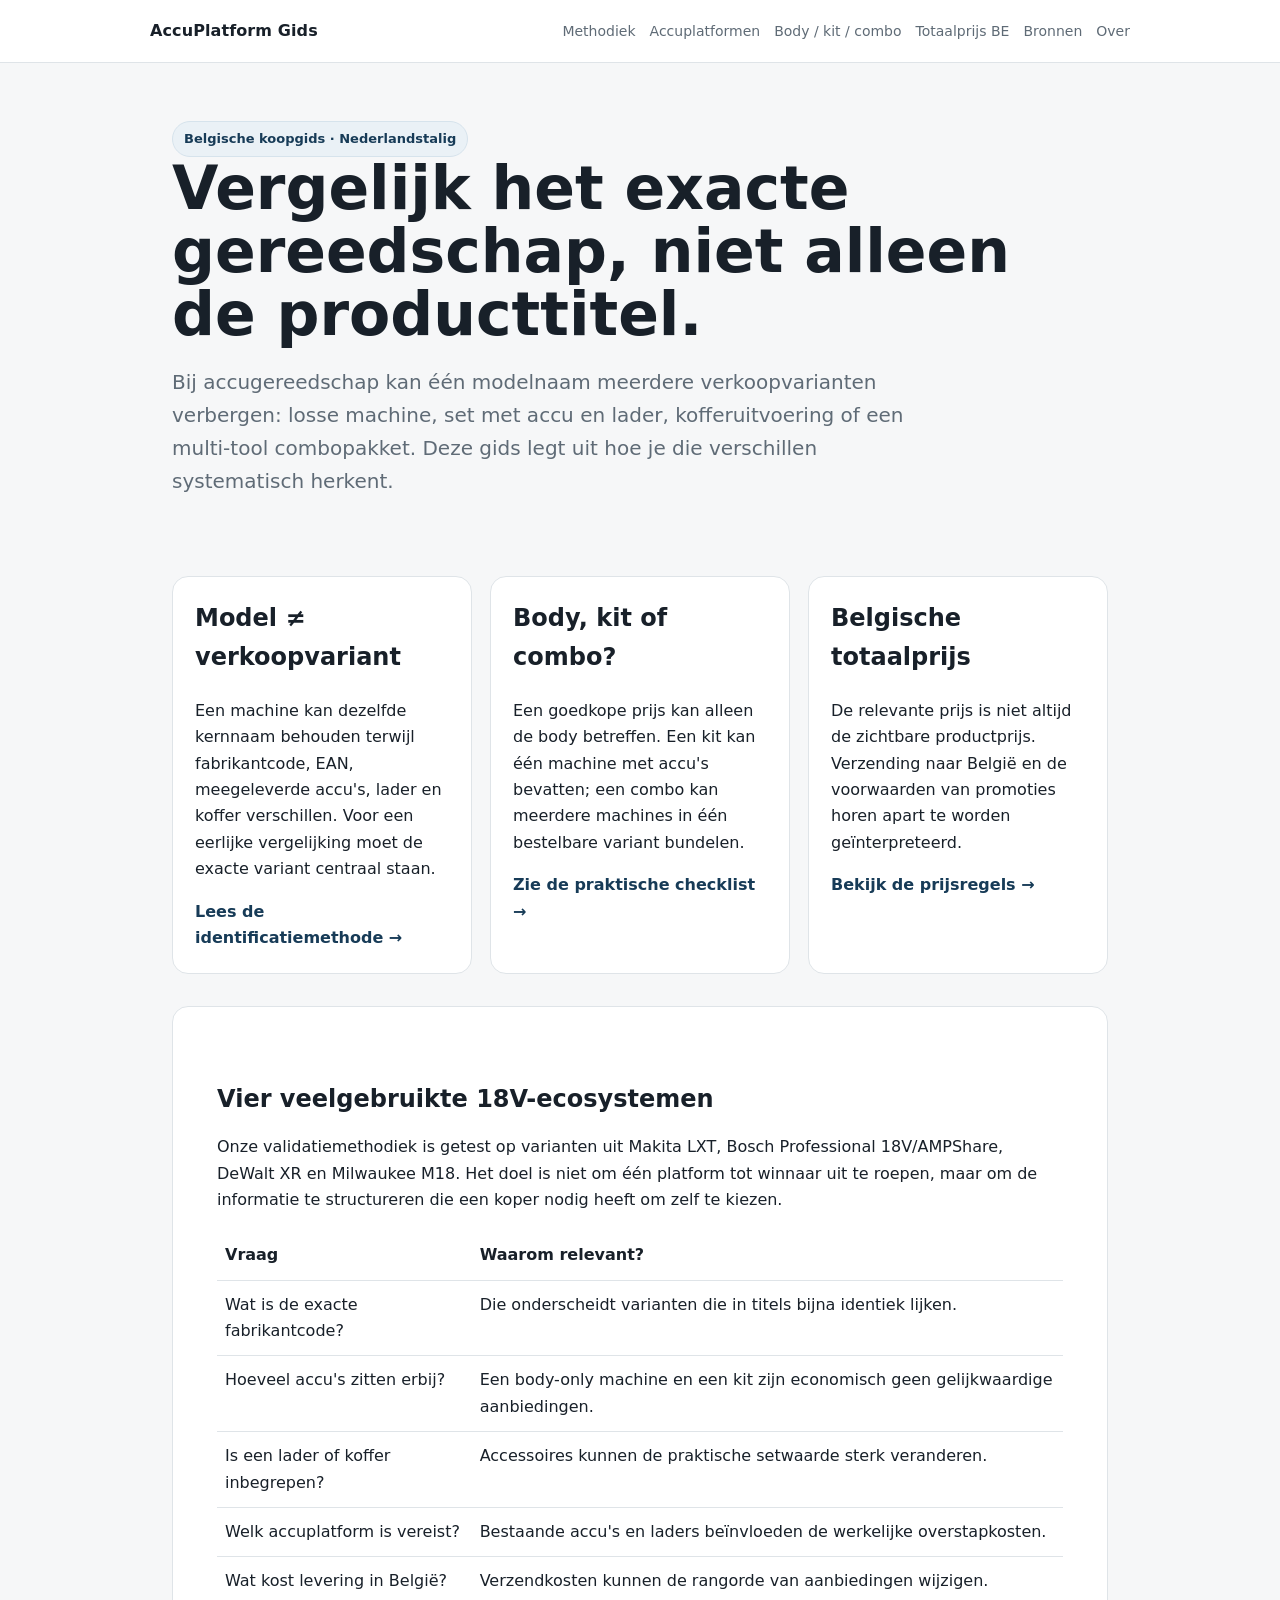
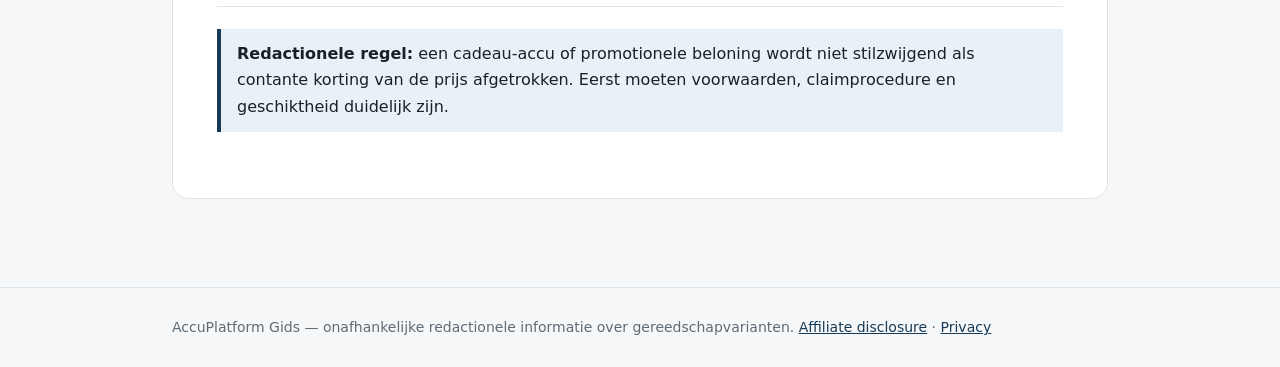
<file: index.html>
<!doctype html><html lang="nl"><head><meta charset="utf-8"><meta name="viewport" content="width=device-width,initial-scale=1"><title>AccuPlatform Gids — gereedschapvarianten helder vergelijken</title><meta name="description" content="Onafhankelijke Nederlandstalige gids voor accuplatformen, body-only machines, kits, combo's en Belgische totaalprijs."><link rel="canonical" href="https://accuplatform-gids-publisher-media.onrender.com/"><meta property="og:url" content="https://accuplatform-gids-publisher-media.onrender.com/"><link rel="stylesheet" href="styles.css"></head><body><header><div class="wrap top"><a class="brand" href="index.html">AccuPlatform Gids</a><nav class="nav"><a href="methodiek.html">Methodiek</a><a href="accuplatformen.html">Accuplatformen</a><a href="body-kit-combo.html">Body / kit / combo</a><a href="belgische-totaalprijs.html">Totaalprijs BE</a><a href="bronnen.html">Bronnen</a><a href="over.html">Over</a></nav></div></header><main><section class="hero"><div class="wrap"><span class="pill">Belgische koopgids · Nederlandstalig</span><h1>Vergelijk het exacte gereedschap, niet alleen de producttitel.</h1><p class="lead">Bij accugereedschap kan één modelnaam meerdere verkoopvarianten verbergen: losse machine, set met accu en lader, kofferuitvoering of een multi-tool combopakket. Deze gids legt uit hoe je die verschillen systematisch herkent.</p></div></section><div class="wrap"><div class="grid"><article class="card"><h2>Model ≠ verkoopvariant</h2><p>Een machine kan dezelfde kernnaam behouden terwijl fabrikantcode, EAN, meegeleverde accu's, lader en koffer verschillen. Voor een eerlijke vergelijking moet de exacte variant centraal staan.</p><a href="methodiek.html">Lees de identificatiemethode →</a></article><article class="card"><h2>Body, kit of combo?</h2><p>Een goedkope prijs kan alleen de body betreffen. Een kit kan één machine met accu's bevatten; een combo kan meerdere machines in één bestelbare variant bundelen.</p><a href="body-kit-combo.html">Zie de praktische checklist →</a></article><article class="card"><h2>Belgische totaalprijs</h2><p>De relevante prijs is niet altijd de zichtbare productprijs. Verzending naar België en de voorwaarden van promoties horen apart te worden geïnterpreteerd.</p><a href="belgische-totaalprijs.html">Bekijk de prijsregels →</a></article></div><article class="article"><h2>Vier veelgebruikte 18V-ecosystemen</h2><p>Onze validatiemethodiek is getest op varianten uit Makita LXT, Bosch Professional 18V/AMPShare, DeWalt XR en Milwaukee M18. Het doel is niet om één platform tot winnaar uit te roepen, maar om de informatie te structureren die een koper nodig heeft om zelf te kiezen.</p><table><thead><tr><th>Vraag</th><th>Waarom relevant?</th></tr></thead><tbody><tr><td>Wat is de exacte fabrikantcode?</td><td>Die onderscheidt varianten die in titels bijna identiek lijken.</td></tr><tr><td>Hoeveel accu's zitten erbij?</td><td>Een body-only machine en een kit zijn economisch geen gelijkwaardige aanbiedingen.</td></tr><tr><td>Is een lader of koffer inbegrepen?</td><td>Accessoires kunnen de praktische setwaarde sterk veranderen.</td></tr><tr><td>Welk accuplatform is vereist?</td><td>Bestaande accu's en laders beïnvloeden de werkelijke overstapkosten.</td></tr><tr><td>Wat kost levering in België?</td><td>Verzendkosten kunnen de rangorde van aanbiedingen wijzigen.</td></tr></tbody></table><div class="note"><strong>Redactionele regel:</strong> een cadeau-accu of promotionele beloning wordt niet stilzwijgend als contante korting van de prijs afgetrokken. Eerst moeten voorwaarden, claimprocedure en geschiktheid duidelijk zijn.</div></article></div></main><footer><div class="wrap">AccuPlatform Gids — onafhankelijke redactionele informatie over gereedschapvarianten. <a href="over.html">Affiliate disclosure</a> · <a href="privacy.html">Privacy</a></div></footer></body></html>
</file>
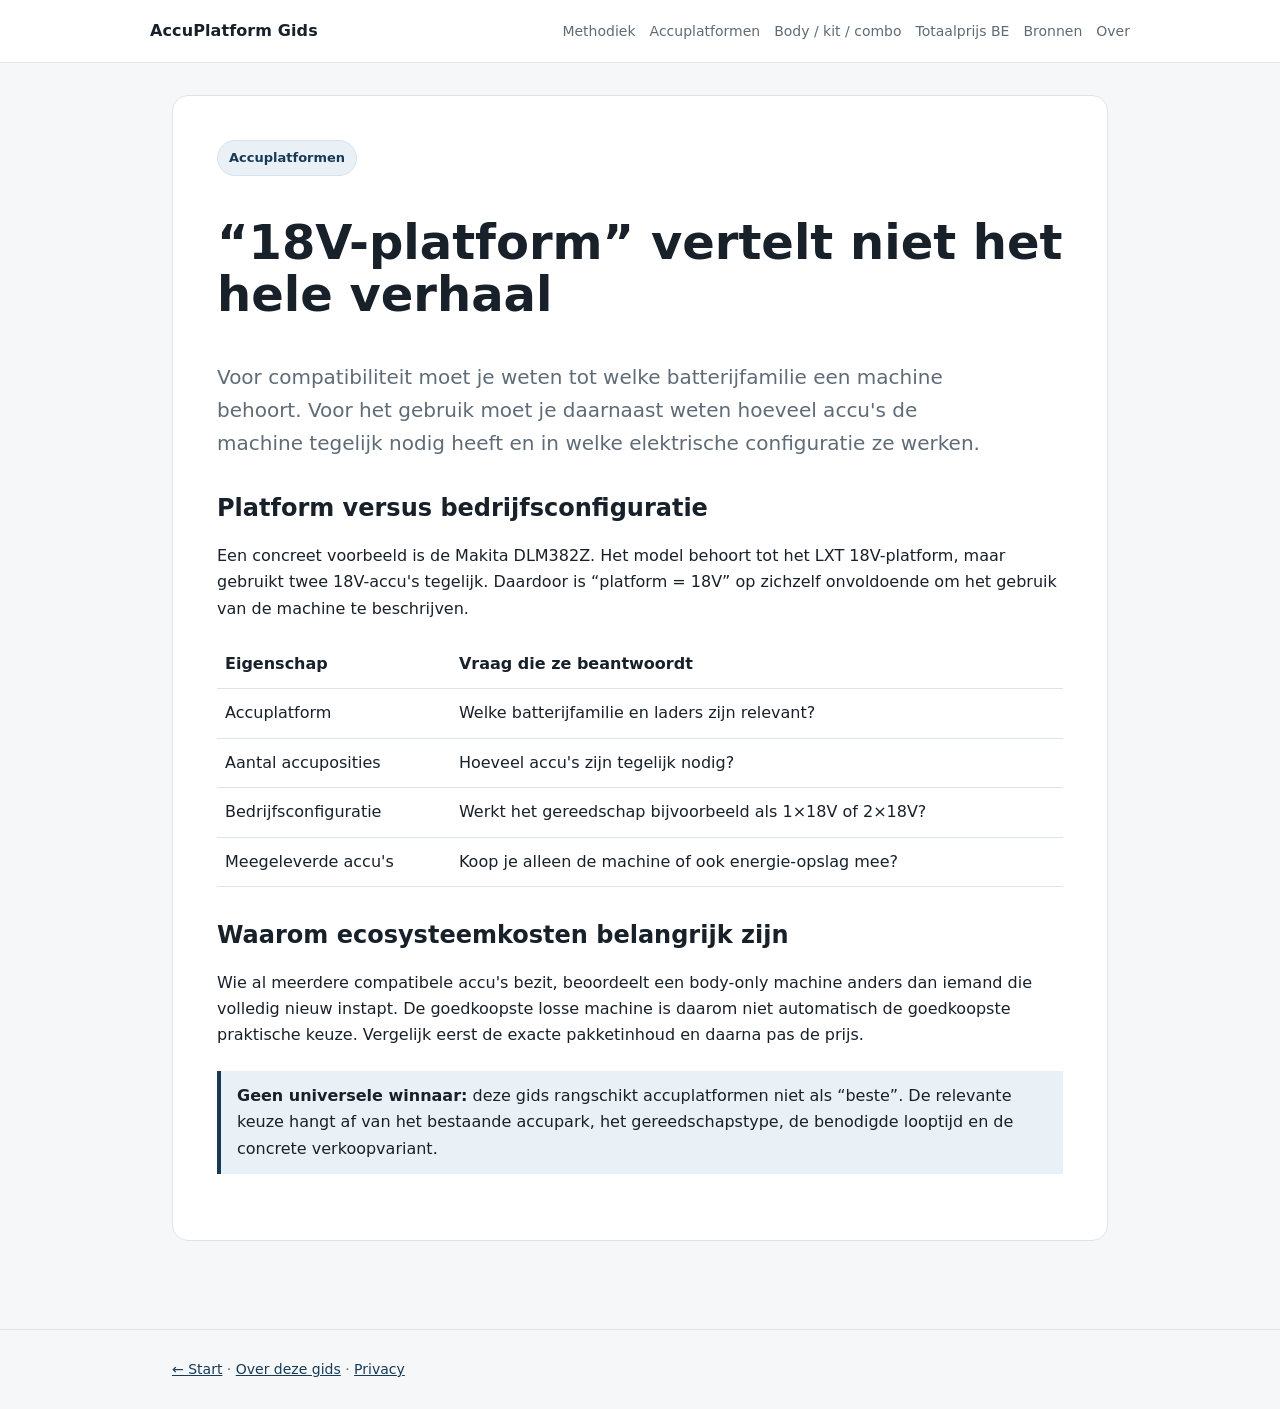
<file: accuplatformen.html>
<!doctype html><html lang="nl"><head><meta charset="utf-8"><meta name="viewport" content="width=device-width,initial-scale=1"><title>Accuplatformen — platformspanning en bedrijfsconfiguratie</title><meta name="description" content="Waarom accuplatform, aantal accuposities en bedrijfsconfiguratie afzonderlijk moeten worden bekeken bij 18V gereedschap."><link rel="canonical" href="https://accuplatform-gids-publisher-media.onrender.com/accuplatformen.html"><meta property="og:url" content="https://accuplatform-gids-publisher-media.onrender.com/accuplatformen.html"><link rel="stylesheet" href="styles.css"></head><body><header><div class="wrap top"><a class="brand" href="index.html">AccuPlatform Gids</a><nav class="nav"><a href="methodiek.html">Methodiek</a><a href="accuplatformen.html">Accuplatformen</a><a href="body-kit-combo.html">Body / kit / combo</a><a href="belgische-totaalprijs.html">Totaalprijs BE</a><a href="bronnen.html">Bronnen</a><a href="over.html">Over</a></nav></div></header><main><div class="wrap"><article class="article"><span class="pill">Accuplatformen</span><h1>“18V-platform” vertelt niet het hele verhaal</h1><p class="lead">Voor compatibiliteit moet je weten tot welke batterijfamilie een machine behoort. Voor het gebruik moet je daarnaast weten hoeveel accu's de machine tegelijk nodig heeft en in welke elektrische configuratie ze werken.</p><h2>Platform versus bedrijfsconfiguratie</h2><p>Een concreet voorbeeld is de Makita DLM382Z. Het model behoort tot het LXT 18V-platform, maar gebruikt twee 18V-accu's tegelijk. Daardoor is “platform = 18V” op zichzelf onvoldoende om het gebruik van de machine te beschrijven.</p><table><thead><tr><th>Eigenschap</th><th>Vraag die ze beantwoordt</th></tr></thead><tbody><tr><td>Accuplatform</td><td>Welke batterijfamilie en laders zijn relevant?</td></tr><tr><td>Aantal accuposities</td><td>Hoeveel accu's zijn tegelijk nodig?</td></tr><tr><td>Bedrijfsconfiguratie</td><td>Werkt het gereedschap bijvoorbeeld als 1×18V of 2×18V?</td></tr><tr><td>Meegeleverde accu's</td><td>Koop je alleen de machine of ook energie-opslag mee?</td></tr></tbody></table><h2>Waarom ecosysteemkosten belangrijk zijn</h2><p>Wie al meerdere compatibele accu's bezit, beoordeelt een body-only machine anders dan iemand die volledig nieuw instapt. De goedkoopste losse machine is daarom niet automatisch de goedkoopste praktische keuze. Vergelijk eerst de exacte pakketinhoud en daarna pas de prijs.</p><div class="note"><strong>Geen universele winnaar:</strong> deze gids rangschikt accuplatformen niet als “beste”. De relevante keuze hangt af van het bestaande accupark, het gereedschapstype, de benodigde looptijd en de concrete verkoopvariant.</div></article></div></main><footer><div class="wrap"><a href="index.html">← Start</a> · <a href="over.html">Over deze gids</a> · <a href="privacy.html">Privacy</a></div></footer></body></html>
</file>
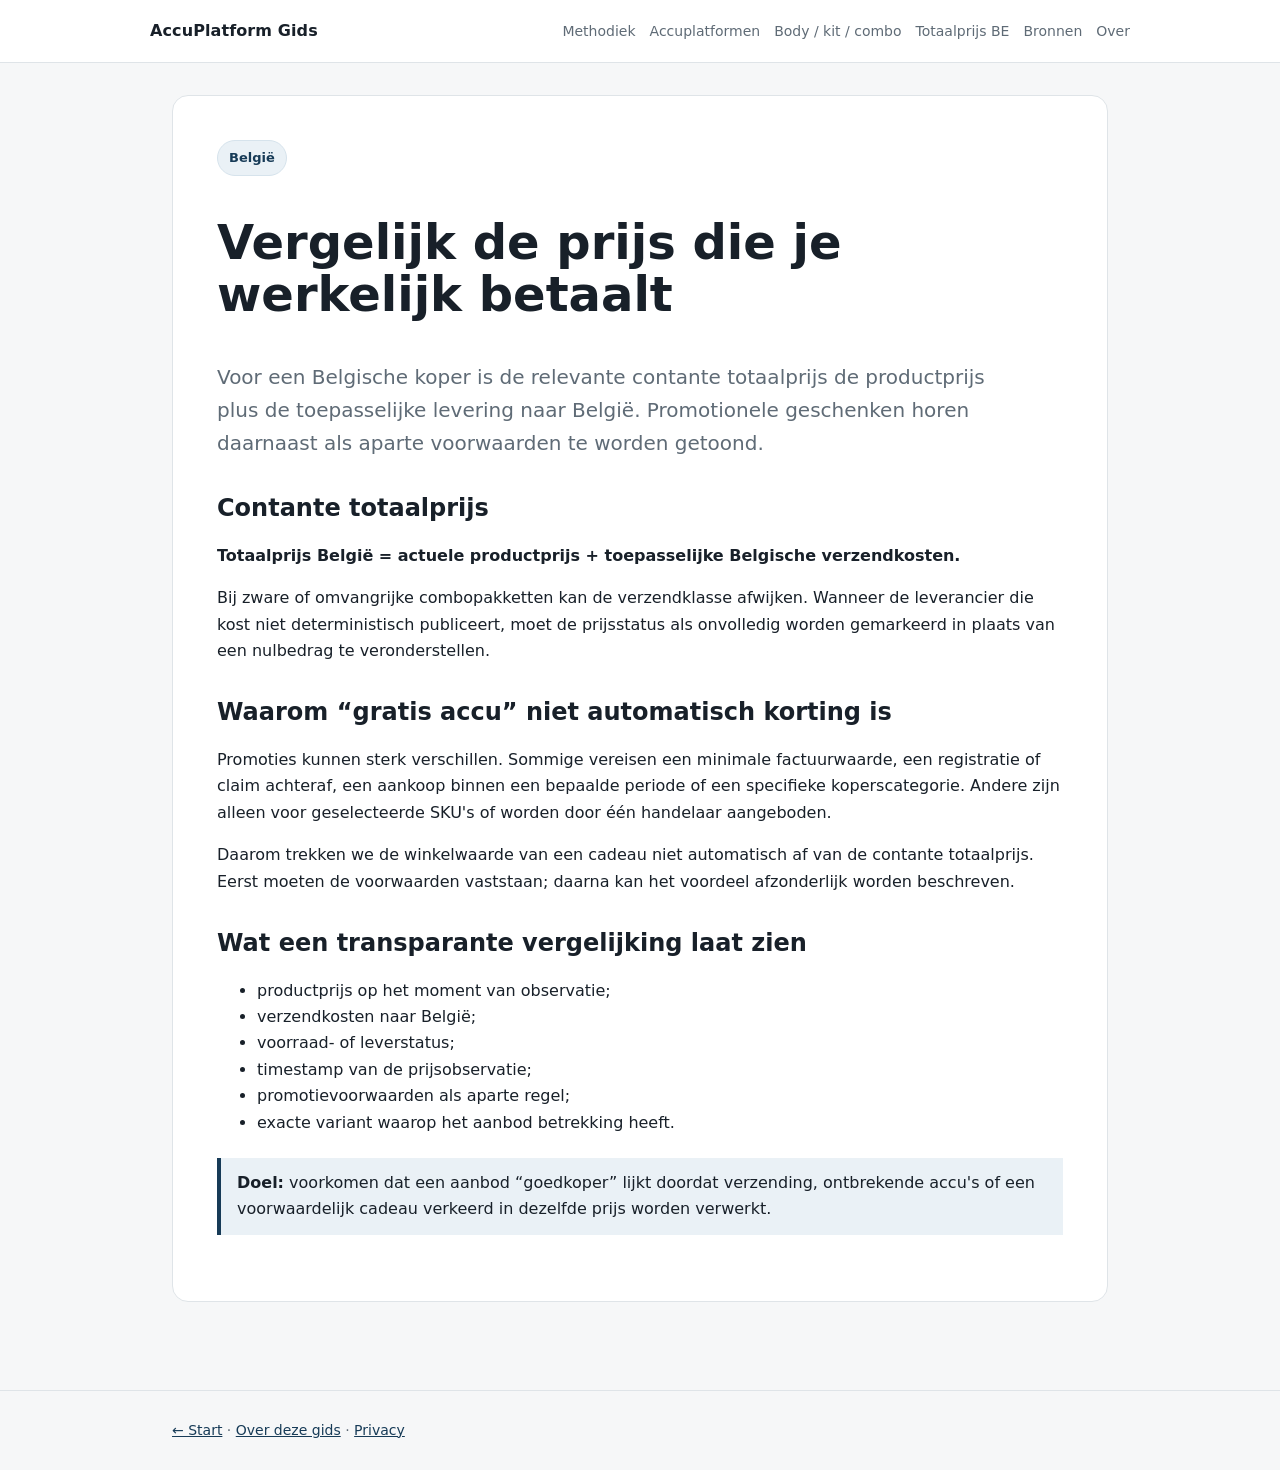
<file: belgische-totaalprijs.html>
<!doctype html><html lang="nl"><head><meta charset="utf-8"><meta name="viewport" content="width=device-width,initial-scale=1"><title>Belgische totaalprijs — levering en promoties correct lezen</title><meta name="description" content="Methodiek voor Belgische landed price: productprijs plus verzending, met promoties en gratis accu's apart beoordeeld."><link rel="canonical" href="https://accuplatform-gids-publisher-media.onrender.com/belgische-totaalprijs.html"><meta property="og:url" content="https://accuplatform-gids-publisher-media.onrender.com/belgische-totaalprijs.html"><link rel="stylesheet" href="styles.css"></head><body><header><div class="wrap top"><a class="brand" href="index.html">AccuPlatform Gids</a><nav class="nav"><a href="methodiek.html">Methodiek</a><a href="accuplatformen.html">Accuplatformen</a><a href="body-kit-combo.html">Body / kit / combo</a><a href="belgische-totaalprijs.html">Totaalprijs BE</a><a href="bronnen.html">Bronnen</a><a href="over.html">Over</a></nav></div></header><main><div class="wrap"><article class="article"><span class="pill">België</span><h1>Vergelijk de prijs die je werkelijk betaalt</h1><p class="lead">Voor een Belgische koper is de relevante contante totaalprijs de productprijs plus de toepasselijke levering naar België. Promotionele geschenken horen daarnaast als aparte voorwaarden te worden getoond.</p><h2>Contante totaalprijs</h2><p><strong>Totaalprijs België = actuele productprijs + toepasselijke Belgische verzendkosten.</strong></p><p>Bij zware of omvangrijke combopakketten kan de verzendklasse afwijken. Wanneer de leverancier die kost niet deterministisch publiceert, moet de prijsstatus als onvolledig worden gemarkeerd in plaats van een nulbedrag te veronderstellen.</p><h2>Waarom “gratis accu” niet automatisch korting is</h2><p>Promoties kunnen sterk verschillen. Sommige vereisen een minimale factuurwaarde, een registratie of claim achteraf, een aankoop binnen een bepaalde periode of een specifieke koperscategorie. Andere zijn alleen voor geselecteerde SKU's of worden door één handelaar aangeboden.</p><p>Daarom trekken we de winkelwaarde van een cadeau niet automatisch af van de contante totaalprijs. Eerst moeten de voorwaarden vaststaan; daarna kan het voordeel afzonderlijk worden beschreven.</p><h2>Wat een transparante vergelijking laat zien</h2><ul><li>productprijs op het moment van observatie;</li><li>verzendkosten naar België;</li><li>voorraad- of leverstatus;</li><li>timestamp van de prijsobservatie;</li><li>promotievoorwaarden als aparte regel;</li><li>exacte variant waarop het aanbod betrekking heeft.</li></ul><div class="note"><strong>Doel:</strong> voorkomen dat een aanbod “goedkoper” lijkt doordat verzending, ontbrekende accu's of een voorwaardelijk cadeau verkeerd in dezelfde prijs worden verwerkt.</div></article></div></main><footer><div class="wrap"><a href="index.html">← Start</a> · <a href="over.html">Over deze gids</a> · <a href="privacy.html">Privacy</a></div></footer></body></html>
</file>
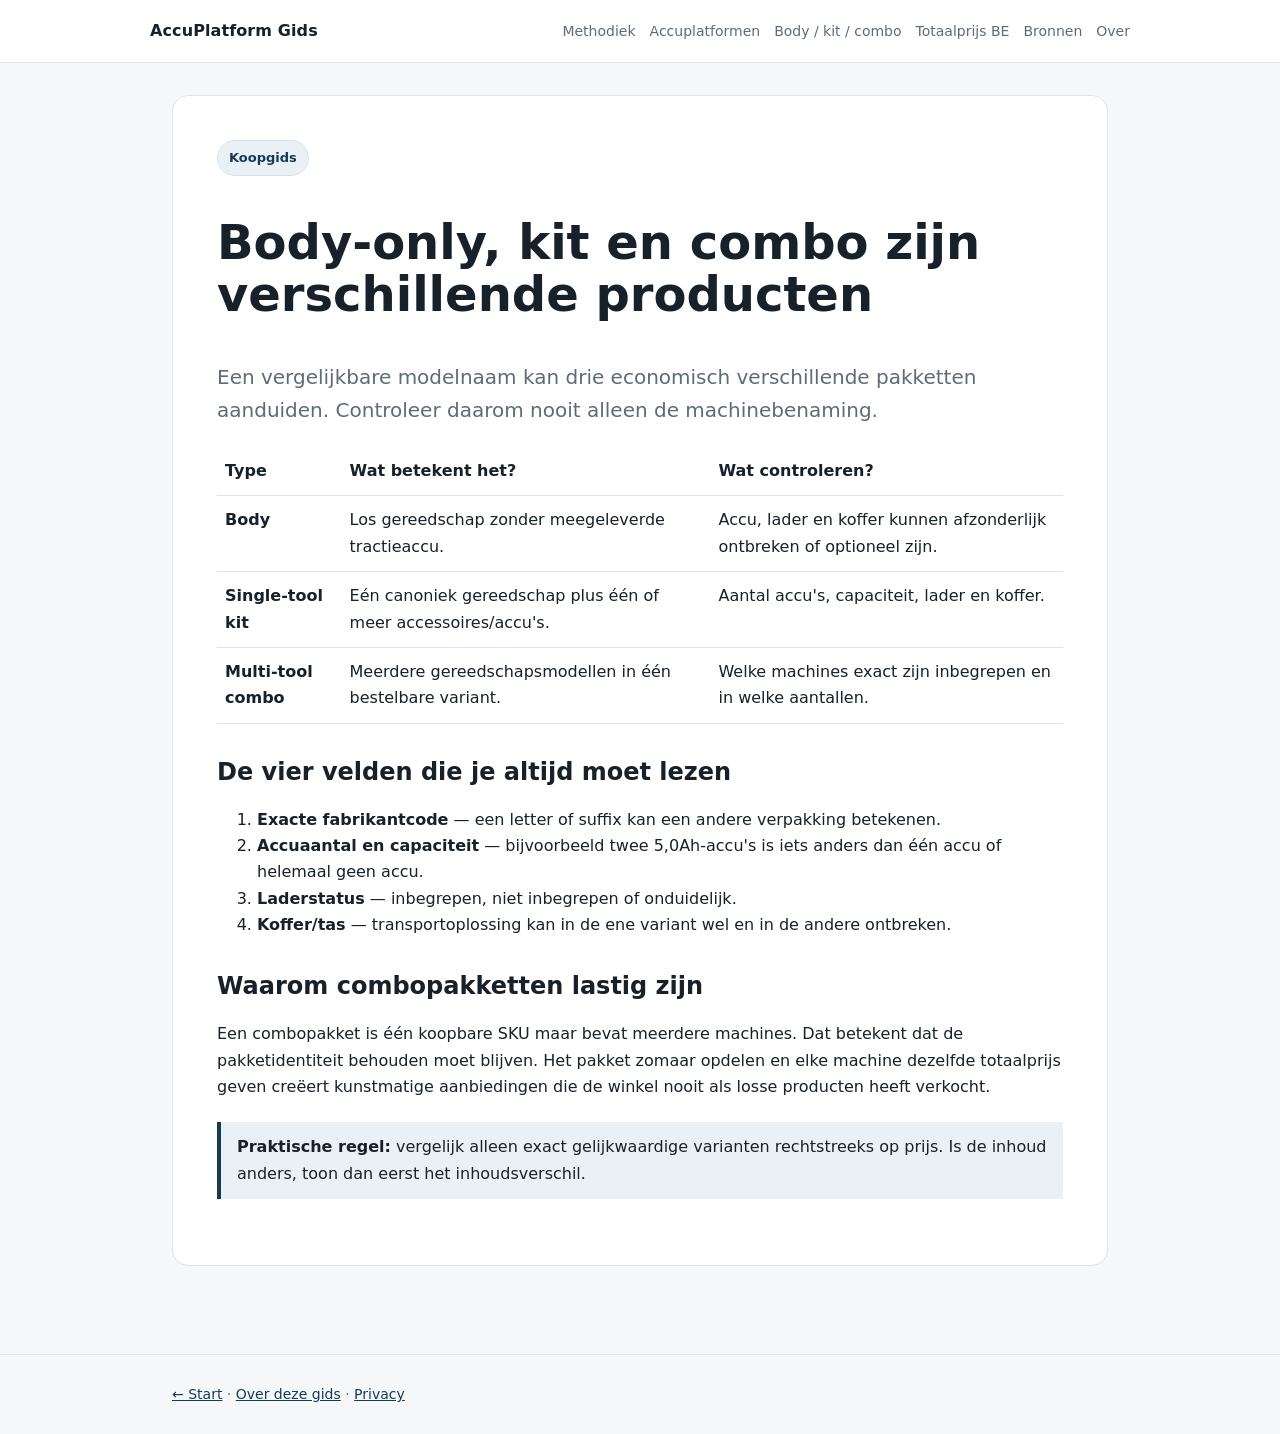
<file: body-kit-combo.html>
<!doctype html><html lang="nl"><head><meta charset="utf-8"><meta name="viewport" content="width=device-width,initial-scale=1"><title>Body, kit en combo — wat zit er echt in de doos?</title><meta name="description" content="Praktische gids om body-only machines, single-tool kits en multi-tool combo's niet door elkaar te halen."><link rel="canonical" href="https://accuplatform-gids-publisher-media.onrender.com/body-kit-combo.html"><meta property="og:url" content="https://accuplatform-gids-publisher-media.onrender.com/body-kit-combo.html"><link rel="stylesheet" href="styles.css"></head><body><header><div class="wrap top"><a class="brand" href="index.html">AccuPlatform Gids</a><nav class="nav"><a href="methodiek.html">Methodiek</a><a href="accuplatformen.html">Accuplatformen</a><a href="body-kit-combo.html">Body / kit / combo</a><a href="belgische-totaalprijs.html">Totaalprijs BE</a><a href="bronnen.html">Bronnen</a><a href="over.html">Over</a></nav></div></header><main><div class="wrap"><article class="article"><span class="pill">Koopgids</span><h1>Body-only, kit en combo zijn verschillende producten</h1><p class="lead">Een vergelijkbare modelnaam kan drie economisch verschillende pakketten aanduiden. Controleer daarom nooit alleen de machinebenaming.</p><table><thead><tr><th>Type</th><th>Wat betekent het?</th><th>Wat controleren?</th></tr></thead><tbody><tr><td><strong>Body</strong></td><td>Los gereedschap zonder meegeleverde tractieaccu.</td><td>Accu, lader en koffer kunnen afzonderlijk ontbreken of optioneel zijn.</td></tr><tr><td><strong>Single-tool kit</strong></td><td>Eén canoniek gereedschap plus één of meer accessoires/accu's.</td><td>Aantal accu's, capaciteit, lader en koffer.</td></tr><tr><td><strong>Multi-tool combo</strong></td><td>Meerdere gereedschapsmodellen in één bestelbare variant.</td><td>Welke machines exact zijn inbegrepen en in welke aantallen.</td></tr></tbody></table><h2>De vier velden die je altijd moet lezen</h2><ol><li><strong>Exacte fabrikantcode</strong> — een letter of suffix kan een andere verpakking betekenen.</li><li><strong>Accuaantal en capaciteit</strong> — bijvoorbeeld twee 5,0Ah-accu's is iets anders dan één accu of helemaal geen accu.</li><li><strong>Laderstatus</strong> — inbegrepen, niet inbegrepen of onduidelijk.</li><li><strong>Koffer/tas</strong> — transportoplossing kan in de ene variant wel en in de andere ontbreken.</li></ol><h2>Waarom combopakketten lastig zijn</h2><p>Een combopakket is één koopbare SKU maar bevat meerdere machines. Dat betekent dat de pakketidentiteit behouden moet blijven. Het pakket zomaar opdelen en elke machine dezelfde totaalprijs geven creëert kunstmatige aanbiedingen die de winkel nooit als losse producten heeft verkocht.</p><div class="note"><strong>Praktische regel:</strong> vergelijk alleen exact gelijkwaardige varianten rechtstreeks op prijs. Is de inhoud anders, toon dan eerst het inhoudsverschil.</div></article></div></main><footer><div class="wrap"><a href="index.html">← Start</a> · <a href="over.html">Over deze gids</a> · <a href="privacy.html">Privacy</a></div></footer></body></html>
</file>
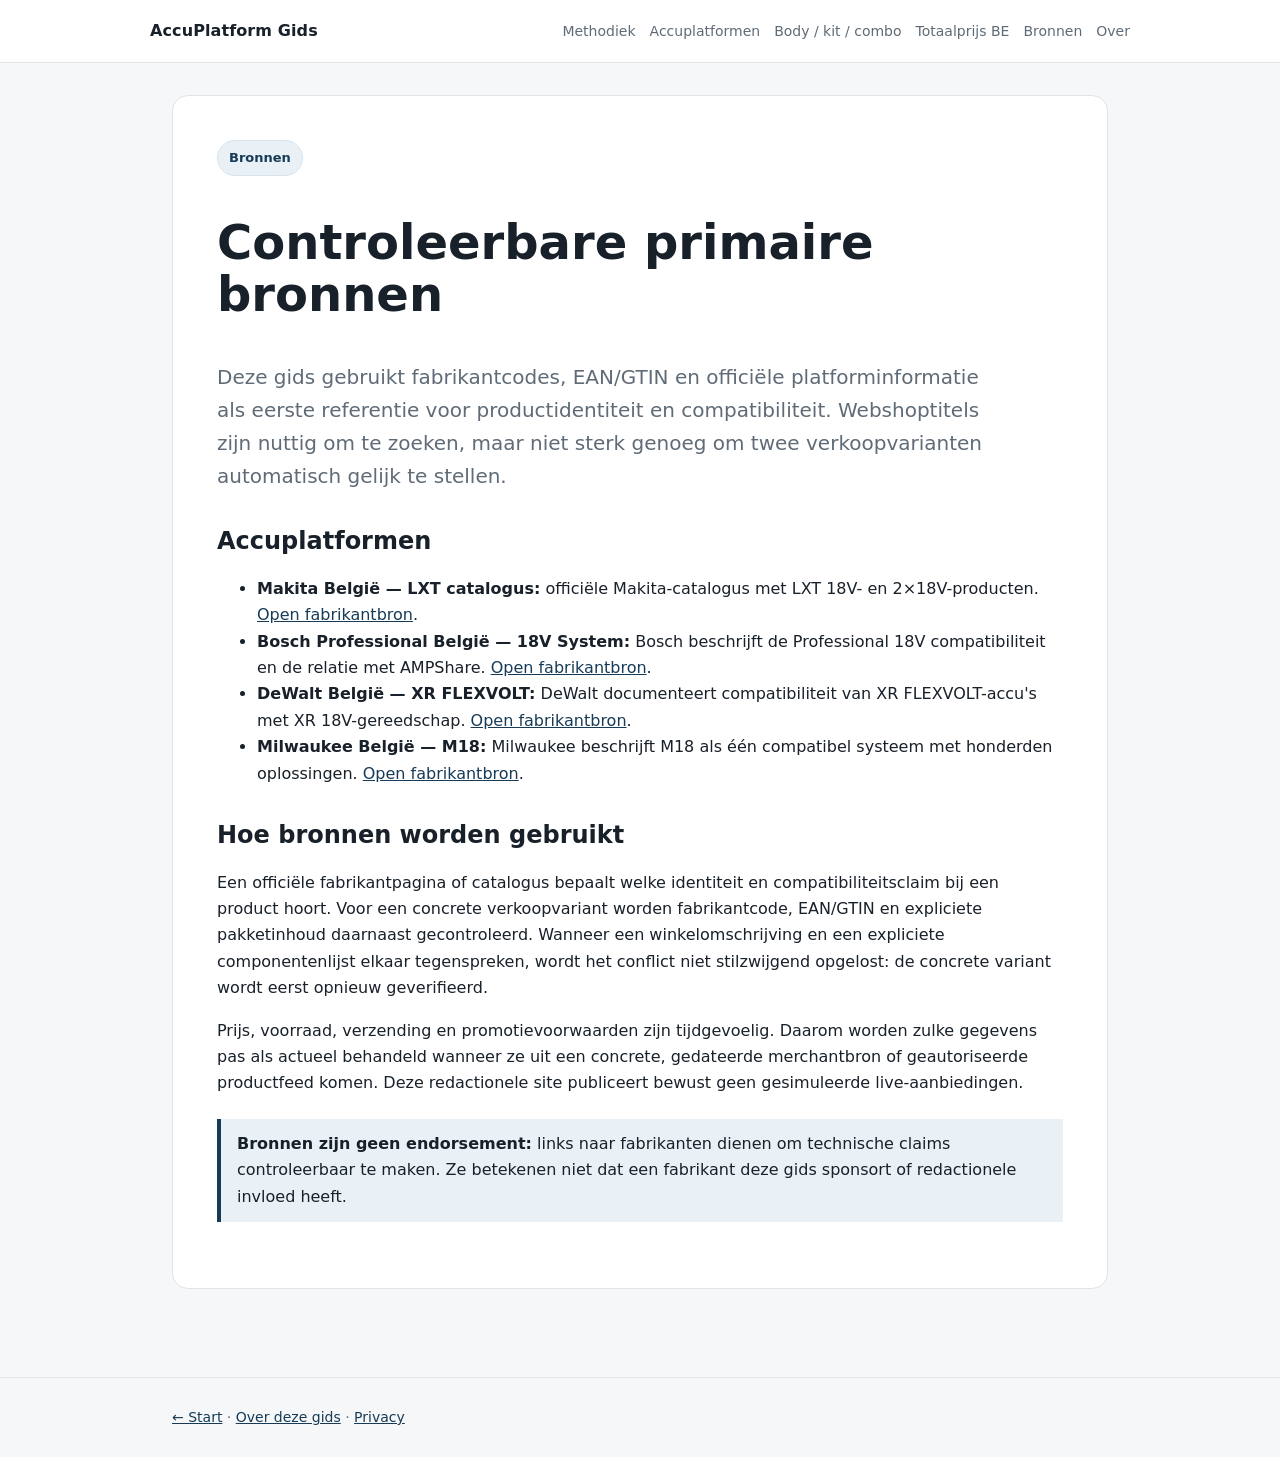
<file: bronnen.html>
<!doctype html><html lang="nl"><head><meta charset="utf-8"><meta name="viewport" content="width=device-width,initial-scale=1"><title>Bronnen — AccuPlatform Gids</title><meta name="description" content="Primaire fabrikantbronnen achter voorbeelden over accuplatformen, compatibiliteit en gereedschapvarianten."><link rel="canonical" href="https://accuplatform-gids-publisher-media.onrender.com/bronnen.html"><meta property="og:url" content="https://accuplatform-gids-publisher-media.onrender.com/bronnen.html"><link rel="stylesheet" href="styles.css"></head><body><header><div class="wrap top"><a class="brand" href="index.html">AccuPlatform Gids</a><nav class="nav"><a href="methodiek.html">Methodiek</a><a href="accuplatformen.html">Accuplatformen</a><a href="body-kit-combo.html">Body / kit / combo</a><a href="belgische-totaalprijs.html">Totaalprijs BE</a><a href="bronnen.html">Bronnen</a><a href="over.html">Over</a></nav></div></header><main><div class="wrap"><article class="article"><span class="pill">Bronnen</span><h1>Controleerbare primaire bronnen</h1><p class="lead">Deze gids gebruikt fabrikantcodes, EAN/GTIN en officiële platforminformatie als eerste referentie voor productidentiteit en compatibiliteit. Webshoptitels zijn nuttig om te zoeken, maar niet sterk genoeg om twee verkoopvarianten automatisch gelijk te stellen.</p><h2>Accuplatformen</h2><ul><li><strong>Makita België — LXT catalogus:</strong> officiële Makita-catalogus met LXT 18V- en 2×18V-producten. <a href="https://www.makita.be/data/pam/public/media/catalog_and_brochures/glf_25_fr_zp.pdf" rel="noopener">Open fabrikantbron</a>.</li><li><strong>Bosch Professional België — 18V System:</strong> Bosch beschrijft de Professional 18V compatibiliteit en de relatie met AMPShare. <a href="https://www.bosch-professional.com/be/nl/18v-cordless-system/" rel="noopener">Open fabrikantbron</a>.</li><li><strong>DeWalt België — XR FLEXVOLT:</strong> DeWalt documenteert compatibiliteit van XR FLEXVOLT-accu's met XR 18V-gereedschap. <a href="https://www.dewalt.be/nl-be/producten/systemen/snoerloze-platformen/xr-flexvolt" rel="noopener">Open fabrikantbron</a>.</li><li><strong>Milwaukee België — M18:</strong> Milwaukee beschrijft M18 als één compatibel systeem met honderden oplossingen. <a href="https://benl.milwaukeetool.eu/systems/m18/" rel="noopener">Open fabrikantbron</a>.</li></ul><h2>Hoe bronnen worden gebruikt</h2><p>Een officiële fabrikantpagina of catalogus bepaalt welke identiteit en compatibiliteitsclaim bij een product hoort. Voor een concrete verkoopvariant worden fabrikantcode, EAN/GTIN en expliciete pakketinhoud daarnaast gecontroleerd. Wanneer een winkelomschrijving en een expliciete componentenlijst elkaar tegenspreken, wordt het conflict niet stilzwijgend opgelost: de concrete variant wordt eerst opnieuw geverifieerd.</p><p>Prijs, voorraad, verzending en promotievoorwaarden zijn tijdgevoelig. Daarom worden zulke gegevens pas als actueel behandeld wanneer ze uit een concrete, gedateerde merchantbron of geautoriseerde productfeed komen. Deze redactionele site publiceert bewust geen gesimuleerde live-aanbiedingen.</p><div class="note"><strong>Bronnen zijn geen endorsement:</strong> links naar fabrikanten dienen om technische claims controleerbaar te maken. Ze betekenen niet dat een fabrikant deze gids sponsort of redactionele invloed heeft.</div></article></div></main><footer><div class="wrap"><a href="index.html">← Start</a> · <a href="over.html">Over deze gids</a> · <a href="privacy.html">Privacy</a></div></footer></body></html>
</file>
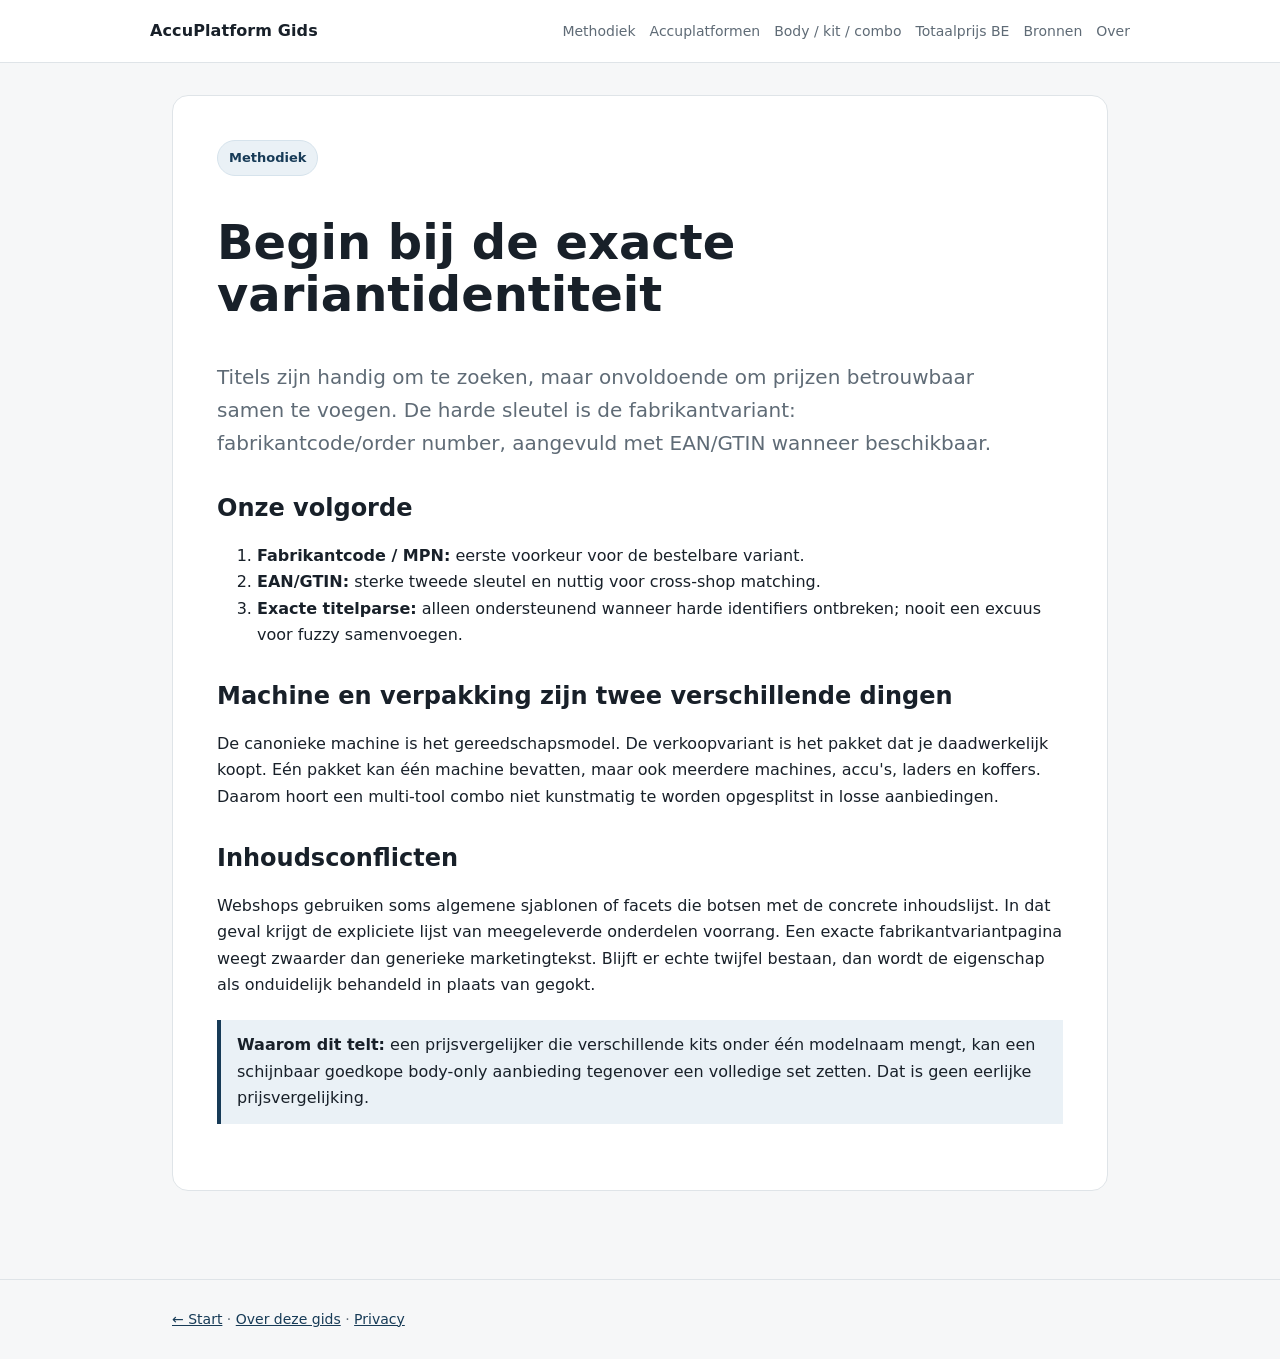
<file: methodiek.html>
<!doctype html><html lang="nl"><head><meta charset="utf-8"><meta name="viewport" content="width=device-width,initial-scale=1"><title>Methodiek — exacte model- en variantidentificatie</title><meta name="description" content="Hoe fabrikantcodes, EAN/GTIN, verpakkingstype en meegeleverde onderdelen worden gebruikt om gereedschapvarianten exact te onderscheiden."><link rel="canonical" href="https://accuplatform-gids-publisher-media.onrender.com/methodiek.html"><meta property="og:url" content="https://accuplatform-gids-publisher-media.onrender.com/methodiek.html"><link rel="stylesheet" href="styles.css"></head><body><header><div class="wrap top"><a class="brand" href="index.html">AccuPlatform Gids</a><nav class="nav"><a href="methodiek.html">Methodiek</a><a href="accuplatformen.html">Accuplatformen</a><a href="body-kit-combo.html">Body / kit / combo</a><a href="belgische-totaalprijs.html">Totaalprijs BE</a><a href="bronnen.html">Bronnen</a><a href="over.html">Over</a></nav></div></header><main><div class="wrap"><article class="article"><span class="pill">Methodiek</span><h1>Begin bij de exacte variantidentiteit</h1><p class="lead">Titels zijn handig om te zoeken, maar onvoldoende om prijzen betrouwbaar samen te voegen. De harde sleutel is de fabrikantvariant: fabrikantcode/order number, aangevuld met EAN/GTIN wanneer beschikbaar.</p><h2>Onze volgorde</h2><ol><li><strong>Fabrikantcode / MPN:</strong> eerste voorkeur voor de bestelbare variant.</li><li><strong>EAN/GTIN:</strong> sterke tweede sleutel en nuttig voor cross-shop matching.</li><li><strong>Exacte titelparse:</strong> alleen ondersteunend wanneer harde identifiers ontbreken; nooit een excuus voor fuzzy samenvoegen.</li></ol><h2>Machine en verpakking zijn twee verschillende dingen</h2><p>De canonieke machine is het gereedschapsmodel. De verkoopvariant is het pakket dat je daadwerkelijk koopt. Eén pakket kan één machine bevatten, maar ook meerdere machines, accu's, laders en koffers. Daarom hoort een multi-tool combo niet kunstmatig te worden opgesplitst in losse aanbiedingen.</p><h2>Inhoudsconflicten</h2><p>Webshops gebruiken soms algemene sjablonen of facets die botsen met de concrete inhoudslijst. In dat geval krijgt de expliciete lijst van meegeleverde onderdelen voorrang. Een exacte fabrikantvariantpagina weegt zwaarder dan generieke marketingtekst. Blijft er echte twijfel bestaan, dan wordt de eigenschap als onduidelijk behandeld in plaats van gegokt.</p><div class="note"><strong>Waarom dit telt:</strong> een prijsvergelijker die verschillende kits onder één modelnaam mengt, kan een schijnbaar goedkope body-only aanbieding tegenover een volledige set zetten. Dat is geen eerlijke prijsvergelijking.</div></article></div></main><footer><div class="wrap"><a href="index.html">← Start</a> · <a href="over.html">Over deze gids</a> · <a href="privacy.html">Privacy</a></div></footer></body></html>
</file>
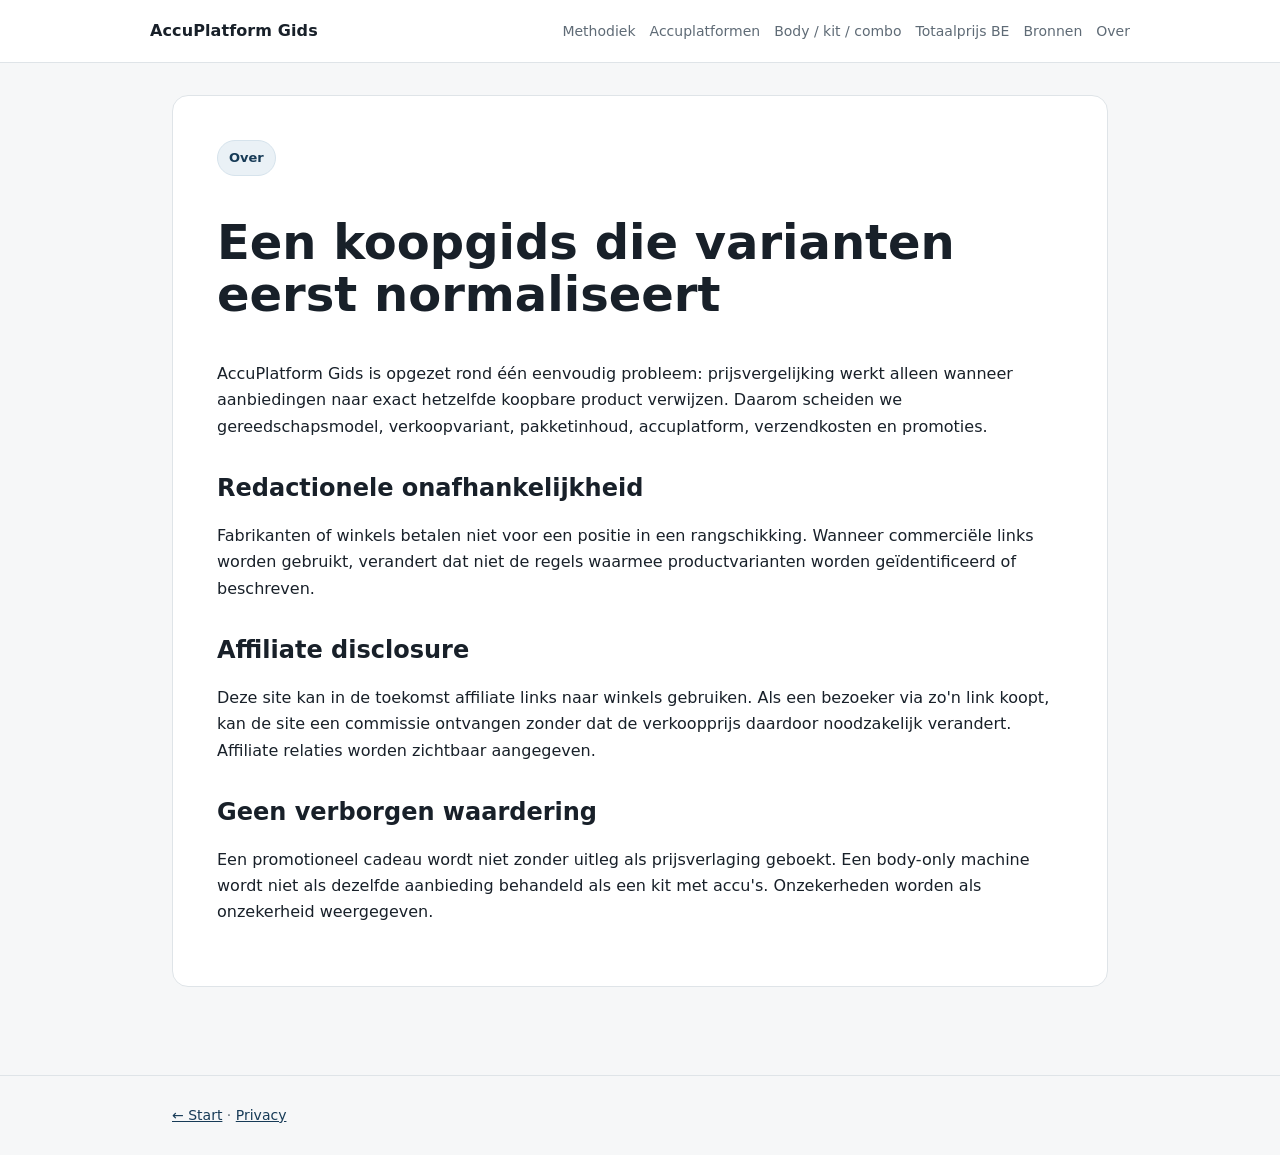
<file: over.html>
<!doctype html><html lang="nl"><head><meta charset="utf-8"><meta name="viewport" content="width=device-width,initial-scale=1"><title>Over AccuPlatform Gids — onafhankelijkheid en affiliate disclosure</title><meta name="description" content="Over de redactionele methode, onafhankelijkheid en affiliate disclosure van AccuPlatform Gids."><link rel="canonical" href="https://accuplatform-gids-publisher-media.onrender.com/over.html"><meta property="og:url" content="https://accuplatform-gids-publisher-media.onrender.com/over.html"><link rel="stylesheet" href="styles.css"></head><body><header><div class="wrap top"><a class="brand" href="index.html">AccuPlatform Gids</a><nav class="nav"><a href="methodiek.html">Methodiek</a><a href="accuplatformen.html">Accuplatformen</a><a href="body-kit-combo.html">Body / kit / combo</a><a href="belgische-totaalprijs.html">Totaalprijs BE</a><a href="bronnen.html">Bronnen</a><a href="over.html">Over</a></nav></div></header><main><div class="wrap"><article class="article"><span class="pill">Over</span><h1>Een koopgids die varianten eerst normaliseert</h1><p>AccuPlatform Gids is opgezet rond één eenvoudig probleem: prijsvergelijking werkt alleen wanneer aanbiedingen naar exact hetzelfde koopbare product verwijzen. Daarom scheiden we gereedschapsmodel, verkoopvariant, pakketinhoud, accuplatform, verzendkosten en promoties.</p><h2>Redactionele onafhankelijkheid</h2><p>Fabrikanten of winkels betalen niet voor een positie in een rangschikking. Wanneer commerciële links worden gebruikt, verandert dat niet de regels waarmee productvarianten worden geïdentificeerd of beschreven.</p><h2>Affiliate disclosure</h2><p>Deze site kan in de toekomst affiliate links naar winkels gebruiken. Als een bezoeker via zo'n link koopt, kan de site een commissie ontvangen zonder dat de verkoopprijs daardoor noodzakelijk verandert. Affiliate relaties worden zichtbaar aangegeven.</p><h2>Geen verborgen waardering</h2><p>Een promotioneel cadeau wordt niet zonder uitleg als prijsverlaging geboekt. Een body-only machine wordt niet als dezelfde aanbieding behandeld als een kit met accu's. Onzekerheden worden als onzekerheid weergegeven.</p></article></div></main><footer><div class="wrap"><a href="index.html">← Start</a> · <a href="privacy.html">Privacy</a></div></footer></body></html>
</file>
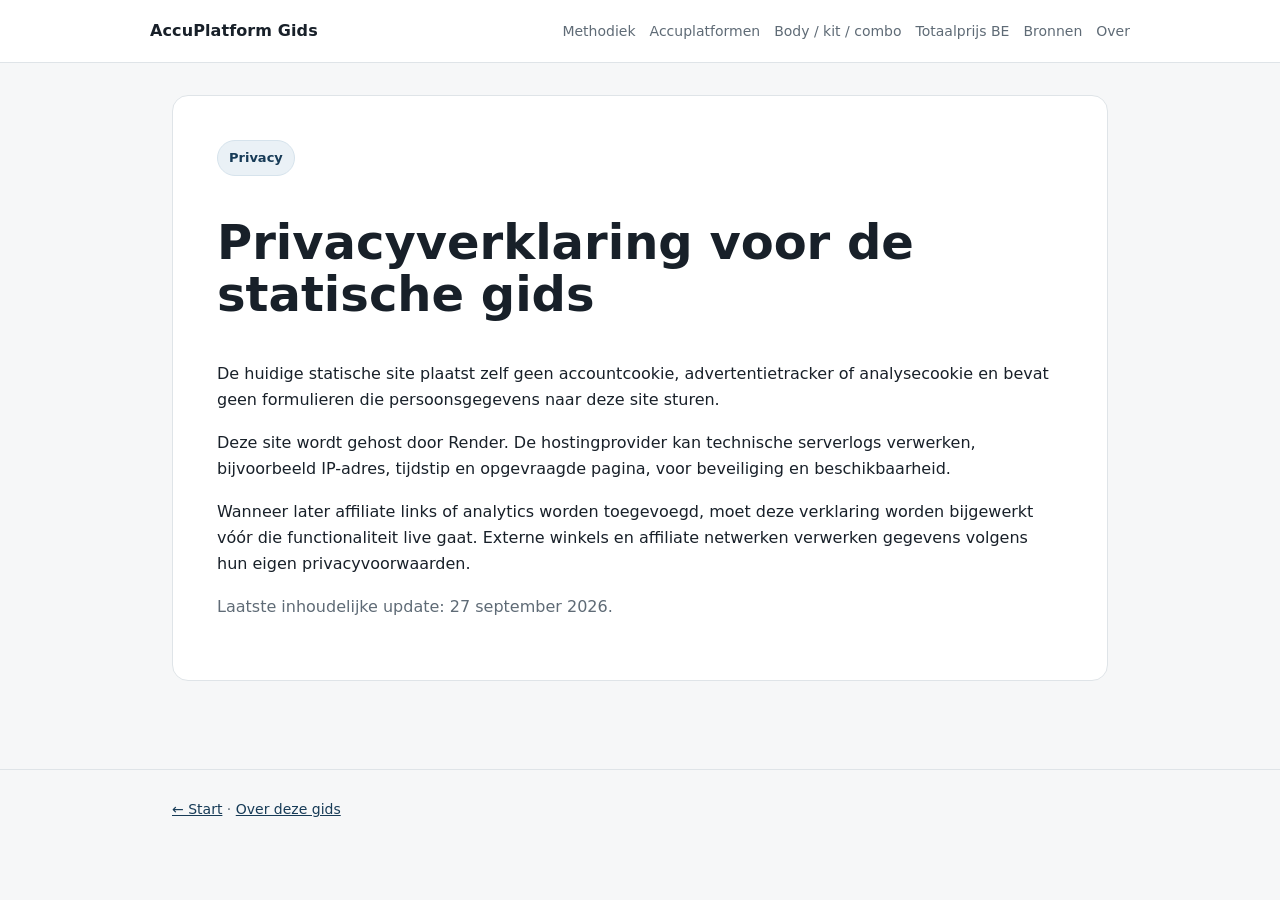
<file: privacy.html>
<!doctype html><html lang="nl"><head><meta charset="utf-8"><meta name="viewport" content="width=device-width,initial-scale=1"><title>Privacy — AccuPlatform Gids</title><meta name="description" content="Privacyverklaring voor de statische versie van AccuPlatform Gids."><link rel="canonical" href="https://accuplatform-gids-publisher-media.onrender.com/privacy.html"><meta property="og:url" content="https://accuplatform-gids-publisher-media.onrender.com/privacy.html"><link rel="stylesheet" href="styles.css"></head><body><header><div class="wrap top"><a class="brand" href="index.html">AccuPlatform Gids</a><nav class="nav"><a href="methodiek.html">Methodiek</a><a href="accuplatformen.html">Accuplatformen</a><a href="body-kit-combo.html">Body / kit / combo</a><a href="belgische-totaalprijs.html">Totaalprijs BE</a><a href="bronnen.html">Bronnen</a><a href="over.html">Over</a></nav></div></header><main><div class="wrap"><article class="article"><span class="pill">Privacy</span><h1>Privacyverklaring voor de statische gids</h1><p>De huidige statische site plaatst zelf geen accountcookie, advertentietracker of analysecookie en bevat geen formulieren die persoonsgegevens naar deze site sturen.</p><p>Deze site wordt gehost door Render. De hostingprovider kan technische serverlogs verwerken, bijvoorbeeld IP-adres, tijdstip en opgevraagde pagina, voor beveiliging en beschikbaarheid.</p><p>Wanneer later affiliate links of analytics worden toegevoegd, moet deze verklaring worden bijgewerkt vóór die functionaliteit live gaat. Externe winkels en affiliate netwerken verwerken gegevens volgens hun eigen privacyvoorwaarden.</p><p class="muted">Laatste inhoudelijke update: 27 september 2026.</p></article></div></main><footer><div class="wrap"><a href="index.html">← Start</a> · <a href="over.html">Over deze gids</a></div></footer></body></html>
</file>
<file: styles.css>
:root{--bg:#f6f7f8;--card:#fff;--text:#182029;--muted:#5f6b76;--line:#dfe4e8;--accent:#173b57;--soft:#eaf1f6;--max:980px}*{box-sizing:border-box}body{margin:0;background:var(--bg);color:var(--text);font:16px/1.65 system-ui,-apple-system,BlinkMacSystemFont,"Segoe UI",sans-serif}a{color:var(--accent)}header{background:var(--card);border-bottom:1px solid var(--line)}.wrap{max-width:var(--max);margin:auto;padding:0 22px}.top{display:flex;align-items:center;justify-content:space-between;gap:20px;padding:18px 0}.brand{font-weight:800;text-decoration:none;color:var(--text);letter-spacing:.1px}.nav{display:flex;gap:14px;flex-wrap:wrap}.nav a{text-decoration:none;color:var(--muted);font-size:14px}.hero{padding:58px 0 30px}.hero h1{font-size:clamp(34px,6vw,60px);line-height:1.05;margin:0 0 18px;max-width:850px}.lead{font-size:20px;color:var(--muted);max-width:780px}.pill{display:inline-block;background:var(--soft);border:1px solid #d6e3ec;border-radius:999px;padding:6px 11px;font-size:13px;font-weight:700;color:var(--accent)}main{padding-bottom:56px}.grid{display:grid;grid-template-columns:repeat(auto-fit,minmax(250px,1fr));gap:18px;margin:28px 0}.card{background:var(--card);border:1px solid var(--line);border-radius:16px;padding:22px}.card h2,.card h3{margin-top:0}.card a{font-weight:700;text-decoration:none}.article{background:var(--card);border:1px solid var(--line);border-radius:16px;padding:clamp(22px,4vw,44px);margin:32px 0}.article h1{line-height:1.1;font-size:clamp(32px,5vw,48px)}.article h2{margin-top:34px;line-height:1.2}.article table{width:100%;border-collapse:collapse;margin:18px 0}.article th,.article td{border-bottom:1px solid var(--line);text-align:left;vertical-align:top;padding:11px 8px}.note{border-left:4px solid var(--accent);padding:12px 16px;background:var(--soft);margin:22px 0}.muted{color:var(--muted)}footer{border-top:1px solid var(--line);padding:28px 0;color:var(--muted);font-size:14px}@media(max-width:700px){.top{align-items:flex-start;flex-direction:column}.hero{padding-top:36px}.article{border-radius:0;border-left:0;border-right:0}.wrap{padding:0 16px}}
</file>
